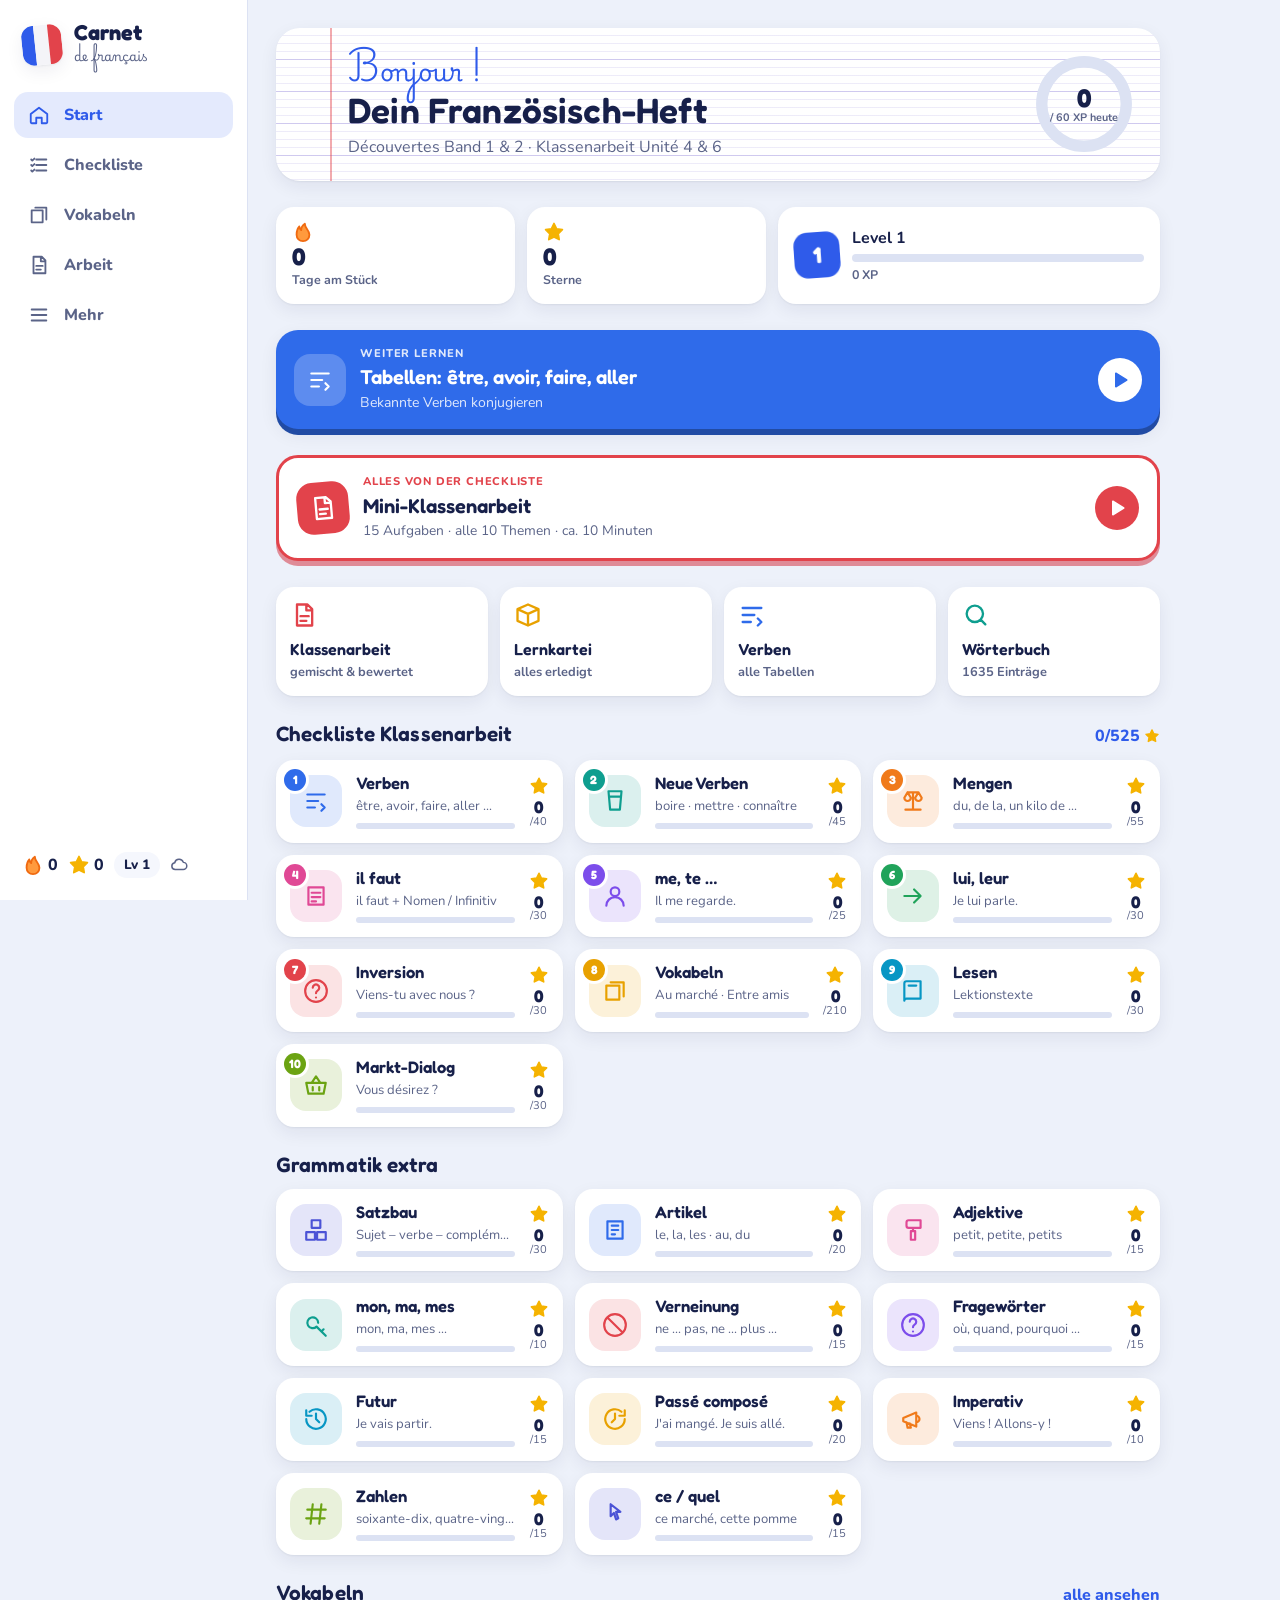
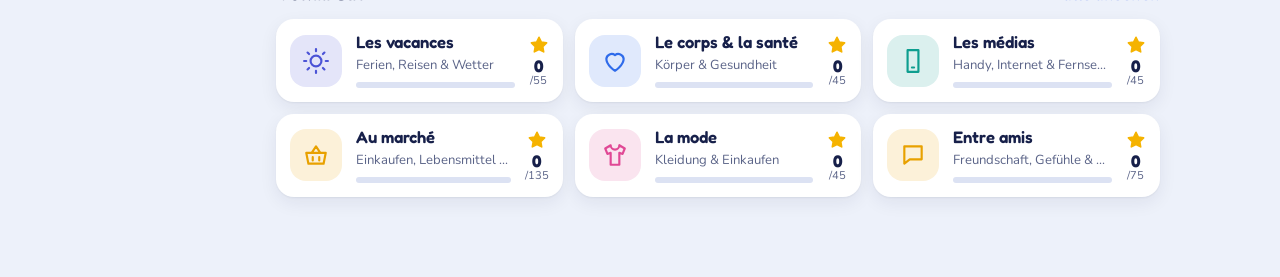
<file: index.html>
<!doctype html>
<html lang="de">
<head>
<meta charset="utf-8">
<meta name="viewport" content="width=device-width,initial-scale=1,viewport-fit=cover">
<meta name="description" content="Französisch lernen mit Découvertes 1–2: Lernpfad mit Sternen, Grammatik, Vokabeln und Klassenarbeit.">
<meta name="theme-color" content="#FFFFFF" media="(prefers-color-scheme: light)">
<meta name="theme-color" content="#171F38" media="(prefers-color-scheme: dark)">
<meta name="mobile-web-app-capable" content="yes">
<meta name="apple-mobile-web-app-capable" content="yes">
<meta name="apple-mobile-web-app-title" content="Carnet">
<meta name="apple-mobile-web-app-status-bar-style" content="default">
<link rel="manifest" href="manifest.webmanifest">
<link rel="icon" type="image/png" sizes="32x32" href="icons/favicon-32.png">
<link rel="apple-touch-icon" href="icons/apple-touch-icon.png">
<style>:root{padding-top:env(safe-area-inset-top,0px);padding-bottom:env(safe-area-inset-bottom,0px)}body{margin:0}img{max-width:100%}[hidden]{display:none!important}</style>
<title>Carnet de Français</title>
<link rel="preconnect" href="https://fonts.googleapis.com">
<link rel="preconnect" href="https://fonts.gstatic.com" crossorigin>
<link rel="stylesheet" href="https://fonts.googleapis.com/css2?family=Fredoka:wght@500;600;700&family=Nunito:wght@400;600;700;800&family=Playwrite+FR+Trad:wght@400&display=swap">
<link rel="stylesheet" href="style.css?v=3c474fd2a8">
<script>window.CARNET_WEB=true;</script>
</head>
<body>

<div class="app">
  <aside class="side">
    <a href="#start" class="brand"><span class="brand-mark" aria-hidden="true"><i></i><i></i><i></i></span><span><b>Carnet</b><small>de français</small></span></a>
    <nav class="nav" aria-label="Hauptnavigation">
      <a href="#start" data-k="start"><svg class="ic" viewBox="0 0 24 24"><path d="M3 11 12 4l9 7v9a1 1 0 0 1-1 1h-5v-6H9v6H4a1 1 0 0 1-1-1z"/></svg><span>Start</span></a>
      <a href="#checkliste" data-k="checkliste"><svg class="ic" viewBox="0 0 24 24"><path d="M9 6h11M9 12h11M9 18h11M3.5 6l1.2 1.2L7 5M3.5 12l1.2 1.2L7 11M3.5 18l1.2 1.2L7 17"/></svg><span>Checkliste</span></a>
      <a href="#vokabeln" data-k="vokabeln"><svg class="ic" viewBox="0 0 24 24"><path d="M4 7h12v13H4zM8 4h12v13"/></svg><span>Vokabeln</span></a>
      <a href="#klassenarbeit" data-k="klassenarbeit"><svg class="ic" viewBox="0 0 24 24"><path d="M6 3h9l4 4v14H6zM14 3v5h5M9 13h7M9 17h5"/></svg><span>Arbeit</span></a>
      <a href="#mehr" data-k="mehr"><svg class="ic" viewBox="0 0 24 24"><path d="M4 6h16M4 12h16M4 18h16"/></svg><span>Mehr</span></a>
    </nav>
    <div class="topstats" id="topstats"></div>
  </aside>
  <main id="main" class="main" tabindex="-1"></main>
</div>

<div id="player" class="player" hidden role="dialog" aria-modal="true" aria-labelledby="pl-title">
  <div class="pl-top">
    <button type="button" class="iconbtn" id="pl-close" aria-label="Aufgabe schließen"><svg class="ic" viewBox="0 0 24 24"><path d="M6 6l12 12M18 6 6 18"/></svg></button>
    <div class="pl-prog"><div class="pl-t"><b id="pl-title"></b><span id="pl-count"></span></div><div class="pl-track"><i id="pl-bar"></i></div></div>
  </div>
  <div class="pl-body" id="pl-body"></div>
  <div class="pl-foot"><div class="pl-btns"><button type="button" class="btn ghost" id="pl-idk">Weiß ich nicht</button><button type="button" class="btn good-b" id="pl-check" disabled>Prüfen</button></div></div>
  <div id="pl-feedback" class="feedback" aria-live="polite"></div>
</div>

<div id="sheet" class="sheet" hidden><div class="sheet-card"><button type="button" class="iconbtn sheet-x" aria-label="Schließen"><svg class="ic" viewBox="0 0 24 24"><path d="M6 6l12 12M18 6 6 18"/></svg></button><div id="sheet-body"></div></div></div>
<div id="pop" class="pop" hidden role="dialog" aria-label="Übersetzung"></div>
<div id="accents" class="accents" hidden aria-label="Akzente"></div>

<script src="js/vocab.js?v=3314deeb7c"></script>
<script src="js/verbs.js?v=5eafbc151e"></script>
<script src="js/courses.js?v=f7a291155d"></script>
<script src="js/texts.js?v=cb75e98a2b"></script>
<script src="js/app.js?v=91b391f864"></script>
<script>if('serviceWorker' in navigator){addEventListener('load',function(){navigator.serviceWorker.register('sw.js').catch(function(){});});}</script>
</body>
</html>
</file>
<file: style.css>
/* Layout: Seitenleiste (Desktop) bzw. Navigationsleiste unten (Handy) + Lernpfad-Ansichten.
   Idee: französisches Schulheft (Seyès-Lineatur, Tinte, rote Randlinie) trifft verspielte Lern-App. */
:root {
  --bg: #EDF1FA; --surface: #FFFFFF; --surface-2: #F5F7FD; --ink: #17204A; --muted: #5B6488; --line: #DCE2F3;
  --accent: #2F5BEA; --accent-ink: #FFFFFF; --good: #17A058; --good-2: #DFF5E8; --bad: #E2434B; --bad-2: #FDE6E7; --half: #D98A00; --half-2: #FFF1D6;
  --gold: #F5B301; --seyes: rgba(120, 104, 210, .13); --seyes-2: rgba(120, 104, 210, .26); --marge: rgba(226, 67, 75, .45);
  --shadow: 0 1px 2px rgba(23, 32, 74, .06), 0 6px 18px rgba(23, 32, 74, .07);
  --c-blue: #2F6BEA; --c-teal: #0E9E8F; --c-orange: #F07A1A; --c-pink: #E04895; --c-violet: #7C4DEB; --c-green: #20A35A;
  --c-red: #E2434B; --c-amber: #E8A100; --c-cyan: #0796C4; --c-lime: #6BA312; --c-indigo: #4B53D6;
  --f-display: "Fredoka", "Nunito", ui-rounded, system-ui, sans-serif;
  --f-body: "Nunito", ui-rounded, system-ui, -apple-system, "Segoe UI", sans-serif;
  --f-hand: "Playwrite FR Trad", "Segoe Script", cursive;
  --r: 18px; --r-sm: 12px;
}
@media (prefers-color-scheme: dark) { :root:not([data-theme="light"]) {
  --bg: #0E1326; --surface: #171F38; --surface-2: #1D2645; --ink: #E8ECFA; --muted: #9AA3C7; --line: #2A3458;
  --accent: #7D9BFF; --accent-ink: #0E1326; --good: #3BCB7E; --good-2: #133827; --bad: #FF6E75; --bad-2: #3E1A22; --half: #FFB938; --half-2: #3A2C10;
  --gold: #FFC93D; --seyes: rgba(160, 150, 255, .07); --seyes-2: rgba(160, 150, 255, .14); --marge: rgba(255, 110, 117, .35);
  --shadow: 0 1px 2px rgba(0, 0, 0, .3), 0 8px 24px rgba(0, 0, 0, .25);
  --c-blue: #5B8DFF; --c-teal: #2CC4B3; --c-orange: #FF9A45; --c-pink: #FF6BB0; --c-violet: #A07CFF; --c-green: #3BCB7E;
  --c-red: #FF6E75; --c-amber: #FFC23D; --c-cyan: #36BDEA; --c-lime: #9AD43A; --c-indigo: #7E86FF; color-scheme: dark; } }
:root[data-theme="dark"] {
  --bg: #0E1326; --surface: #171F38; --surface-2: #1D2645; --ink: #E8ECFA; --muted: #9AA3C7; --line: #2A3458;
  --accent: #7D9BFF; --accent-ink: #0E1326; --good: #3BCB7E; --good-2: #133827; --bad: #FF6E75; --bad-2: #3E1A22; --half: #FFB938; --half-2: #3A2C10;
  --gold: #FFC93D; --seyes: rgba(160, 150, 255, .07); --seyes-2: rgba(160, 150, 255, .14); --marge: rgba(255, 110, 117, .35);
  --shadow: 0 1px 2px rgba(0, 0, 0, .3), 0 8px 24px rgba(0, 0, 0, .25);
  --c-blue: #5B8DFF; --c-teal: #2CC4B3; --c-orange: #FF9A45; --c-pink: #FF6BB0; --c-violet: #A07CFF; --c-green: #3BCB7E;
  --c-red: #FF6E75; --c-amber: #FFC23D; --c-cyan: #36BDEA; --c-lime: #9AD43A; --c-indigo: #7E86FF; color-scheme: dark; }

* { box-sizing: border-box; }
html, body { height: 100%; }
body { background: var(--bg); color: var(--ink); font-family: var(--f-body); font-size: 16px; line-height: 1.5; -webkit-font-smoothing: antialiased; touch-action: manipulation; }
body.noscroll { overflow: hidden; }
h1, h2, h3, h4, h5 { font-family: var(--f-display); font-weight: 600; line-height: 1.15; margin: 0; text-wrap: balance; letter-spacing: .005em; }
p { margin: 0; }
a { color: var(--accent); text-decoration: none; }
button { font: inherit; color: inherit; cursor: pointer; border: 0; background: none; -webkit-tap-highlight-color: transparent; }
:focus-visible { outline: 3px solid var(--accent); outline-offset: 2px; border-radius: 8px; }
.ic { width: 22px; height: 22px; fill: none; stroke: currentColor; stroke-width: 2; stroke-linecap: round; stroke-linejoin: round; flex: none; }
.ic.sm { width: 16px; height: 16px; vertical-align: -3px; }
.ic.gold, .gold { color: var(--gold); }
.ic.gold path { fill: var(--gold); stroke: var(--gold); }
.ic.fl { color: #FF7A1A; } .ic.fl path { fill: #FF9A3D; stroke: #F06A10; }
.ic.down { transform: rotate(180deg); } .ic.side { transform: rotate(-90deg); }
.muted { color: var(--muted); } .small { font-size: .88rem; } .center { text-align: center; }
.hand { font-family: var(--f-hand); font-weight: 400; }
.fr { cursor: text; }
.num { font-style: normal; font-family: var(--f-display); font-weight: 700; }
[hidden] { display: none !important; }

/* ───── Rahmen ───── */
.app { display: grid; grid-template-columns: 248px minmax(0, 1fr); min-height: 100%; }
.side { position: sticky; top: 0; height: 100vh; padding: 22px 14px; display: flex; flex-direction: column; gap: 24px; border-right: 1px solid var(--line); background: var(--surface); }
.brand { display: flex; align-items: center; gap: 12px; color: var(--ink); padding: 0 8px; }
.brand b { font-family: var(--f-display); font-size: 1.35rem; display: block; line-height: 1; }
.brand small { font-family: var(--f-hand); color: var(--muted); font-size: .78rem; }
.brand-mark { width: 40px; height: 40px; border-radius: 12px; overflow: hidden; display: flex; box-shadow: var(--shadow); transform: rotate(-6deg); }
.brand-mark i { flex: 1; } .brand-mark i:nth-child(1) { background: #2F5BEA; } .brand-mark i:nth-child(2) { background: #F4F4F8; } .brand-mark i:nth-child(3) { background: #E2434B; }
.nav { display: flex; flex-direction: column; gap: 4px; }
.nav a { display: flex; align-items: center; gap: 14px; padding: 11px 14px; border-radius: 14px; color: var(--muted); font-weight: 800; transition: background .2s, color .2s, transform .15s; }
.nav a:hover { background: var(--surface-2); color: var(--ink); }
.nav a.on { background: color-mix(in srgb, var(--accent) 13%, transparent); color: var(--accent); }
.nav a:active { transform: scale(.97); }
.topstats { margin-top: auto; display: flex; gap: 10px; flex-wrap: wrap; padding: 0 8px; font-weight: 800; font-variant-numeric: tabular-nums; }
.topstats span { display: inline-flex; align-items: center; gap: 4px; }
.tlv { background: var(--surface-2); border-radius: 99px; padding: 2px 10px; font-size: .85rem; }
.main { padding-block: 28px 80px; padding-left: max(28px, env(safe-area-inset-left, 0px)); padding-right: max(28px, env(safe-area-inset-right, 0px)); max-width: 940px; width: 100%; outline: none; display: flex; flex-direction: column; gap: 26px; }

@media (max-width: 760px) {
  .app { grid-template-columns: minmax(0, 1fr); }
  .side { position: sticky; top: env(safe-area-inset-top, 0px); z-index: 20; height: auto; flex-direction: row; align-items: center; justify-content: space-between; padding-block: 10px; padding-left: max(16px, env(safe-area-inset-left, 0px)); padding-right: max(16px, env(safe-area-inset-right, 0px)); border-right: 0; border-bottom: 1px solid var(--line); background: var(--surface); gap: 10px; }
  body::before { content: ""; position: fixed; inset: 0 0 auto; height: env(safe-area-inset-top, 0px); z-index: 30; background: var(--surface); }
  .brand-mark { width: 32px; height: 32px; border-radius: 10px; } .brand b { font-size: 1.15rem; }
  .topstats { margin: 0; font-size: .92rem; gap: 8px; padding: 0; }
  .nav { position: fixed; z-index: 25; left: 0; right: 0; bottom: 0; flex-direction: row; justify-content: space-around; gap: 0; background: var(--surface); border-top: 1px solid var(--line); padding: 6px max(8px, env(safe-area-inset-right, 0px)) calc(6px + env(safe-area-inset-bottom, 0px)) max(8px, env(safe-area-inset-left, 0px)); }
  .nav a { flex-direction: column; gap: 2px; padding: 6px 4px; font-size: .7rem; flex: 1; text-align: center; border-radius: 12px; }
  .nav a.on { background: transparent; }
  .nav a.on .ic { transform: translateY(-2px) scale(1.1); }
  .main { padding-block: 18px 110px; padding-left: max(16px, env(safe-area-inset-left, 0px)); padding-right: max(16px, env(safe-area-inset-right, 0px)); gap: 22px; }
}

/* ───── Animation beim Laden ───── */
.enter { animation: rise .5s cubic-bezier(.2, .8, .2, 1) both; animation-delay: calc(var(--i, 0) * 60ms); }
@keyframes rise { from { opacity: .001; transform: translateY(14px); } to { opacity: 1; transform: none; } }
@media (prefers-reduced-motion: reduce) { *, *::before, *::after { animation-duration: .01ms !important; animation-delay: 0ms !important; transition-duration: .01ms !important; } }

/* ───── Kopfzeilen ───── */
.vh { display: flex; gap: 14px; align-items: flex-start; }
.vh h1 { font-size: clamp(1.6rem, 4vw, 2.1rem); }
.vh p { color: var(--muted); margin-top: 6px; max-width: 62ch; }
.backbtn { display: grid; place-items: center; width: 42px; height: 42px; border-radius: 14px; background: var(--surface); color: var(--ink); box-shadow: var(--shadow); flex: none; }
.sec-h { display: flex; align-items: baseline; justify-content: space-between; gap: 12px; margin-bottom: 12px; }
.sec-h h2 { font-size: 1.3rem; }
.link { font-weight: 800; display: inline-flex; align-items: center; gap: 4px; }

/* ───── Start ───── */
.hero { display: flex; gap: 20px; align-items: center; justify-content: space-between; background: var(--surface); border-radius: 24px; padding: 22px 24px; box-shadow: var(--shadow); position: relative; overflow: hidden;
  background-image: linear-gradient(90deg, transparent 54px, var(--marge) 54px, var(--marge) 56px, transparent 56px), repeating-linear-gradient(180deg, transparent 0 31px, var(--seyes-2) 31px 32px), repeating-linear-gradient(180deg, transparent 0 7px, var(--seyes) 7px 8px); }
.hero-l { padding-left: 48px; min-width: 0; }
.hello { font-size: 1.5rem; color: var(--accent); line-height: 1.6; }
.hero h1 { font-size: clamp(1.5rem, 4.4vw, 2.2rem); margin: 2px 0 4px; }
.countdown { margin-top: 10px; display: inline-flex; gap: 8px; align-items: center; background: color-mix(in srgb, var(--c-red) 12%, var(--surface)); color: var(--c-red); padding: 6px 12px; border-radius: 99px; font-weight: 700; font-size: .92rem; }
.goal { position: relative; width: 104px; height: 104px; flex: none; }
.ring { width: 100%; height: 100%; transform: rotate(-90deg); }
.ring circle { fill: none; stroke-width: 7; }
.ring-bg { stroke: var(--line); } .ring-fg { stroke: var(--good); stroke-linecap: round; transition: stroke-dashoffset 1s cubic-bezier(.2, .8, .2, 1); }
.goal-tx { position: absolute; inset: 0; display: grid; place-content: center; text-align: center; line-height: 1.05; }
.goal-tx b { font-family: var(--f-display); font-size: 1.6rem; } .goal-tx small { font-size: .68rem; color: var(--muted); font-weight: 700; }
@media (max-width: 560px) { .hero { padding: 18px; } .hero-l { padding-left: 34px; } .hero { background-image: linear-gradient(90deg, transparent 30px, var(--marge) 30px, var(--marge) 32px, transparent 32px), repeating-linear-gradient(180deg, transparent 0 31px, var(--seyes-2) 31px 32px), repeating-linear-gradient(180deg, transparent 0 7px, var(--seyes) 7px 8px); } .goal { width: 84px; height: 84px; } .goal-tx b { font-size: 1.3rem; } }
.statrow { display: grid; grid-template-columns: 1fr 1fr 1.6fr; gap: 12px; }
.stat { background: var(--surface); border-radius: var(--r); padding: 14px 16px; box-shadow: var(--shadow); display: flex; flex-direction: column; gap: 2px; font-variant-numeric: tabular-nums; }
.stat > b { font-family: var(--f-display); font-size: 1.5rem; line-height: 1; } .stat small { color: var(--muted); font-weight: 700; font-size: .78rem; }
.stat.lvl { flex-direction: row; align-items: center; gap: 12px; }
.stat.lvl > div { flex: 1; display: flex; flex-direction: column; gap: 4px; min-width: 0; }
.lvl-n { width: 46px; height: 46px; border-radius: 14px; display: grid; place-items: center; background: var(--accent); color: var(--accent-ink); font-family: var(--f-display); font-size: 1.4rem; font-weight: 700; transform: rotate(-4deg); }
.lvlbar, .tile-bar { display: block; height: 8px; border-radius: 99px; background: var(--line); overflow: hidden; }
.lvlbar i, .tile-bar i { display: block; height: 100%; border-radius: inherit; background: var(--accent); transition: width .8s cubic-bezier(.2, .8, .2, 1); }
@media (max-width: 560px) { .statrow { grid-template-columns: 1fr 1fr; } .stat.lvl { grid-column: 1 / -1; } }
.continue { display: flex; align-items: center; gap: 14px; width: 100%; text-align: left; padding: 16px 18px; border-radius: 22px; background: var(--cc); color: #fff; box-shadow: 0 6px 0 color-mix(in srgb, var(--cc) 70%, #000), var(--shadow); transition: transform .12s, box-shadow .12s; }
.continue:active { transform: translateY(4px); box-shadow: 0 2px 0 color-mix(in srgb, var(--cc) 70%, #000); }
.continue > span:nth-child(2) { flex: 1; display: flex; flex-direction: column; min-width: 0; }
.continue small { font-weight: 800; opacity: .85; text-transform: uppercase; letter-spacing: .08em; font-size: .7rem; }
.continue b { font-family: var(--f-display); font-size: 1.25rem; font-weight: 600; }
.continue .muted { color: rgba(255, 255, 255, .85); }
.continue .tile-ic { background: rgba(255, 255, 255, .22); color: #fff; }
.playic { width: 44px; height: 44px; padding: 12px; background: #fff; color: var(--cc); border-radius: 50%; }
.playic path { fill: currentColor; }
.quick { display: grid; grid-template-columns: repeat(4, minmax(0, 1fr)); gap: 12px; }
.qa { background: var(--surface); border-radius: var(--r); padding: 14px; box-shadow: var(--shadow); color: var(--ink); display: flex; flex-direction: column; gap: 2px; transition: transform .15s; }
.qa:hover { transform: translateY(-3px); }
.qa .ic { color: var(--cc); width: 28px; height: 28px; margin-bottom: 6px; }
.qa b { font-family: var(--f-display); font-weight: 600; } .qa small { color: var(--muted); font-size: .8rem; font-weight: 700; }
@media (max-width: 640px) { .quick { grid-template-columns: 1fr 1fr; } }

/* Kacheln */
.tiles { display: grid; grid-template-columns: repeat(auto-fill, minmax(260px, 1fr)); gap: 12px; }
.tile { display: flex; align-items: center; gap: 14px; padding: 14px; border-radius: var(--r); background: var(--surface); box-shadow: var(--shadow); color: var(--ink); transition: transform .18s cubic-bezier(.2, .8, .2, 1), box-shadow .18s; min-width: 0; }
.tile:hover { transform: translateY(-3px); box-shadow: 0 2px 4px rgba(0, 0, 0, .05), 0 14px 28px color-mix(in srgb, var(--cc) 22%, transparent); }
.tile:active { transform: scale(.98); }
.tile-ic { position: relative; width: 52px; height: 52px; flex: none; border-radius: 16px; display: grid; place-items: center; background: color-mix(in srgb, var(--cc) 15%, var(--surface)); color: var(--cc); }
.tile-ic .ic { width: 26px; height: 26px; }
.tile-ic .num { position: absolute; top: -6px; left: -6px; width: 22px; height: 22px; border-radius: 50%; background: var(--cc); color: #fff; font-size: .75rem; display: grid; place-items: center; box-shadow: 0 0 0 3px var(--surface); }
.tile-ic.big { width: 64px; height: 64px; border-radius: 20px; } .tile-ic.big .ic { width: 32px; height: 32px; }
.tile-tx { flex: 1; min-width: 0; display: flex; flex-direction: column; gap: 3px; }
.tile-tx b { font-family: var(--f-display); font-weight: 600; font-size: 1.04rem; line-height: 1.2; }
.tile-tx small { color: var(--muted); font-size: .82rem; white-space: nowrap; overflow: hidden; text-overflow: ellipsis; }
.tile .tile-bar { height: 6px; margin-top: 3px; } .tile .tile-bar i { background: var(--cc); }
.tile-st { display: flex; flex-direction: column; align-items: center; line-height: 1; font-variant-numeric: tabular-nums; }
.tile-st .ic { width: 20px; height: 20px; color: var(--gold); } .tile-st .ic path { fill: var(--gold); stroke: var(--gold); }
.tile-st b { font-family: var(--f-display); font-size: 1.05rem; margin-top: 3px; } .tile-st small { color: var(--muted); font-size: .7rem; }

/* ───── Checkliste ───── */
.cl { background: var(--surface); border-radius: 20px; box-shadow: var(--shadow); overflow: hidden; }
.cl-head, .cl-row { display: grid; grid-template-columns: minmax(0, 1fr) repeat(3, 58px); align-items: center; }
.cl-head { padding: 12px 14px; font-weight: 800; border-bottom: 2px solid var(--line); font-family: var(--f-display); }
.cl-th { display: grid; place-items: center; }
.cl-row { padding: 10px 14px; border-bottom: 1px solid var(--line); }
.cl-row:last-child { border-bottom: 0; }
.cl-t { display: flex; gap: 12px; align-items: flex-start; color: var(--ink); min-width: 0; }
.cl-t .num { width: 28px; height: 28px; border-radius: 9px; background: color-mix(in srgb, var(--cc) 16%, var(--surface)); color: var(--cc); display: grid; place-items: center; flex: none; }
.cl-t > span { display: flex; flex-direction: column; gap: 3px; min-width: 0; }
.cl-t b { font-weight: 700; line-height: 1.3; } .cl-t small { color: var(--muted); font-size: .78rem; }
.cl-t .tile-bar { height: 5px; } .cl-t .tile-bar i { background: var(--cc); }
.as { font-style: normal; font-weight: 800; } .as0 { color: var(--bad); } .as1 { color: var(--half); } .as2 { color: var(--good); }
.cl-b { width: 44px; height: 44px; margin: auto; border-radius: 14px; display: grid; place-items: center; color: var(--muted); border: 2px solid var(--line); transition: transform .15s, background .2s, color .2s, border-color .2s; }
.cl-b:hover { border-color: var(--muted); }
.cl-b.on { transform: scale(1.08); color: #fff; }
.cl-b.on.v0 { background: var(--bad); border-color: var(--bad); } .cl-b.on.v1 { background: var(--half); border-color: var(--half); } .cl-b.on.v2 { background: var(--good); border-color: var(--good); }
@media (max-width: 560px) { .cl-head, .cl-row { grid-template-columns: minmax(0, 1fr) repeat(3, 42px); padding-inline: 10px; } .cl-b { width: 36px; height: 36px; border-radius: 11px; } .cl-b .ic { width: 18px; height: 18px; } }

/* ───── Kurs-Seite ───── */
.chead { display: flex; align-items: center; gap: 16px; }
.chead-tx { flex: 1; min-width: 0; }
.chead-tx small { color: var(--cc); font-weight: 800; text-transform: uppercase; letter-spacing: .07em; font-size: .72rem; }
.chead h1 { font-size: clamp(1.35rem, 4vw, 1.9rem); margin: 2px 0 8px; }
.chead-p { display: flex; align-items: center; gap: 10px; font-weight: 800; font-variant-numeric: tabular-nums; white-space: nowrap; }
.chead-p .tile-bar { flex: 1; max-width: 260px; } .chead-p .tile-bar i { background: var(--cc); }
@media (max-width: 560px) { .chead .backbtn { display: none; } }
.tabs { display: flex; gap: 6px; padding: 5px; background: var(--surface); border-radius: 16px; box-shadow: var(--shadow); overflow-x: auto; scrollbar-width: none; }
.tabs::-webkit-scrollbar { display: none; }
.tab { padding: 9px 16px; border-radius: 12px; font-weight: 800; color: var(--muted); white-space: nowrap; transition: background .2s, color .2s; flex: 1 0 auto; }
.tab.on { background: var(--cc, var(--accent)); color: #fff; box-shadow: 0 3px 0 color-mix(in srgb, var(--cc, var(--accent)) 70%, #000); }
.tab:not(.on):hover { background: var(--surface-2); color: var(--ink); }
.tabbody { display: flex; flex-direction: column; gap: 18px; }
.rulehint { display: flex; align-items: center; gap: 12px; padding: 12px 16px; border-radius: 16px; background: color-mix(in srgb, var(--cc) 10%, var(--surface)); border: 2px dashed color-mix(in srgb, var(--cc) 40%, transparent); text-align: left; color: var(--ink); }
.rulehint > span { flex: 1; display: flex; flex-direction: column; } .rulehint small { color: var(--muted); }
.rulehint .ic { color: var(--cc); }

/* Lernpfad */
.path { --amp: min(88px, 17vw); display: flex; flex-direction: column; align-items: center; gap: 6px; padding: 10px 0 30px; position: relative; }
.path-sec { align-self: stretch; text-align: center; font-family: var(--f-display); font-weight: 600; color: var(--muted); margin: 18px 0 4px; display: flex; align-items: center; gap: 12px; }
.path-sec::before, .path-sec::after { content: ""; flex: 1; height: 2px; background: var(--line); border-radius: 2px; }
.pnode { display: flex; flex-direction: column; align-items: center; gap: 6px; transform: translateX(calc(var(--x) * var(--amp))); width: 200px; position: relative; animation: rise .45s cubic-bezier(.2, .8, .2, 1) both; animation-delay: calc(var(--i) * 35ms); }
.pnode + .pnode::before { content: ""; position: absolute; top: -12px; left: 50%; width: 4px; height: 14px; border-radius: 2px; background: var(--line); transform: translateX(-50%); }
.pbtn { position: relative; width: 74px; height: 70px; border-radius: 50%; display: grid; place-items: center; background: var(--surface-2); color: var(--muted); border: 3px solid var(--line); box-shadow: 0 6px 0 var(--line); transition: transform .12s, box-shadow .12s; }
.pbtn .ic { width: 30px; height: 30px; }
.pbtn:hover { transform: translateY(-2px); }
.pbtn:active { transform: translateY(5px); box-shadow: 0 1px 0 var(--line); }
.pnode.done .pbtn { background: var(--cc); color: #fff; border-color: color-mix(in srgb, var(--cc) 80%, #000); box-shadow: 0 6px 0 color-mix(in srgb, var(--cc) 65%, #000); }
.pnode.done .pbtn:active { box-shadow: 0 1px 0 color-mix(in srgb, var(--cc) 65%, #000); }
.pnode.next .pbtn { background: var(--surface); color: var(--cc); border-color: var(--cc); box-shadow: 0 6px 0 color-mix(in srgb, var(--cc) 55%, var(--line)); }
.pnode.next .pbtn::after { content: ""; position: absolute; inset: -10px; border-radius: 50%; border: 3px solid var(--cc); opacity: .5; animation: pulse 1.8s ease-out infinite; }
.pnode.boss .pbtn { width: 86px; height: 82px; border-radius: 28px; }
@keyframes pulse { from { transform: scale(.92); opacity: .6; } to { transform: scale(1.25); opacity: 0; } }
.pstart { position: absolute; top: -34px; left: 50%; transform: translateX(-50%); background: var(--cc); color: #fff; font-weight: 800; font-size: .78rem; padding: 3px 12px; border-radius: 10px; white-space: nowrap; animation: bob 1.6s ease-in-out infinite; }
.pstart::after { content: ""; position: absolute; bottom: -5px; left: 50%; margin-left: -6px; border: 6px solid transparent; border-bottom: 0; border-top-color: var(--cc); }
@keyframes bob { 50% { transform: translate(-50%, -4px); } }
.plabel { text-align: center; display: flex; flex-direction: column; align-items: center; gap: 2px; margin-bottom: 12px; }
.plabel b { font-size: .88rem; line-height: 1.25; } .plabel small { color: var(--muted); font-size: .74rem; }
.stars { display: inline-flex; gap: 2px; }
.stars svg { width: 18px; height: 18px; fill: var(--line); }
.stars svg.on { fill: var(--gold); }
.stars.sm svg { width: 14px; height: 14px; }

/* Regeln */
.rules { display: flex; flex-direction: column; gap: 12px; }
.rcard { background: var(--surface); border-radius: var(--r); box-shadow: var(--shadow); overflow: hidden; }
.rcard summary { list-style: none; display: flex; align-items: center; gap: 12px; padding: 14px 16px; cursor: pointer; font-family: var(--f-display); font-size: 1.1rem; }
.rcard summary::-webkit-details-marker { display: none; }
.rcard summary b { flex: 1; font-weight: 600; }
.rnum { width: 30px; height: 30px; border-radius: 10px; background: var(--cc); color: #fff; display: grid; place-items: center; font-style: normal; font-weight: 700; flex: none; }
.chev { transform: rotate(-90deg); transition: transform .25s; color: var(--muted); }
.rcard[open] .chev { transform: rotate(90deg); }
.rcard[open] .rule { animation: rise .35s both; }
.rule { padding: 2px 18px 18px; display: flex; flex-direction: column; gap: 12px; max-width: 72ch; }
.rule p { line-height: 1.6; }
.rule b { color: var(--ink); }
.rule s { color: var(--bad); }
.tbl { border-collapse: collapse; width: 100%; font-size: .95rem; background: var(--surface-2); border-radius: 12px; overflow: hidden; display: block; overflow-x: auto; }
.tbl tbody { display: table; width: 100%; }
.tbl th, .tbl td { padding: 8px 12px; text-align: left; border-bottom: 1px solid var(--line); vertical-align: top; }
.tbl th { font-family: var(--f-display); font-weight: 600; background: color-mix(in srgb, var(--cc, var(--accent)) 12%, var(--surface)); }
.tbl tr:last-child td { border-bottom: 0; }
.ex { display: flex; flex-direction: column; gap: 8px; }
.exi { display: grid; grid-template-columns: auto auto; justify-content: start; align-items: center; column-gap: 6px; padding: 8px 12px; border-left: 4px solid var(--cc, var(--accent)); background: var(--surface-2); border-radius: 0 12px 12px 0; }
.exi .fr { font-weight: 800; color: var(--accent); }
.exde { grid-column: 1 / -1; color: var(--muted); font-size: .9rem; }
.note, .warn { padding: 12px 14px; border-radius: 12px; line-height: 1.55; }
.note { background: color-mix(in srgb, var(--accent) 10%, var(--surface)); }
.warn { background: var(--half-2); }
.note .exi, .warn .exi { background: transparent; border: 0; padding: 4px 0; }
.formula { font-family: var(--f-display); font-size: 1.15rem; text-align: center; padding: 12px; border-radius: 12px; border: 2px dashed var(--line); }
.list { margin: 0; padding-left: 20px; display: flex; flex-direction: column; gap: 8px; line-height: 1.55; }
.chips { line-height: 2; font-weight: 700; color: var(--accent); }
.tip-dbl { display: flex; align-items: center; gap: 8px; color: var(--muted); font-size: .88rem; }
.tip-dbl .ic { color: var(--accent); }
.verbgrid { display: grid; grid-template-columns: repeat(auto-fill, minmax(190px, 1fr)); gap: 10px; }
.vt { background: var(--surface-2); border-radius: 14px; padding: 10px 12px; border: 1px solid var(--line); }
.vt-h { display: flex; align-items: center; gap: 8px; margin-bottom: 6px; flex-wrap: wrap; }
.vt-h b { font-family: var(--f-display); font-size: 1.15rem; color: var(--accent); }
.vt-h span { color: var(--muted); font-size: .82rem; flex: 1; }
.vt-r { display: grid; grid-template-columns: 92px 1fr; padding: 2px 0; font-size: .95rem; }
.vt-p { color: var(--muted); }
.spk { display: inline-grid; place-items: center; width: 30px; height: 30px; border-radius: 10px; color: var(--accent); background: color-mix(in srgb, var(--accent) 10%, transparent); flex: none; vertical-align: middle; transition: transform .15s; }
.spk .ic { width: 17px; height: 17px; }
.spk.ping { animation: ping .5s; }
@keyframes ping { 40% { transform: scale(1.25); } }

/* Buttons */
.btn { display: inline-flex; align-items: center; justify-content: center; gap: 8px; padding: 13px 20px; border-radius: 16px; font-weight: 800; font-size: 1rem; background: var(--accent); color: var(--accent-ink); box-shadow: 0 4px 0 color-mix(in srgb, var(--accent) 65%, #000); transition: transform .1s, box-shadow .1s, filter .2s; text-align: center; }
.btn:hover { filter: brightness(1.05); }
.btn:active { transform: translateY(3px); box-shadow: 0 1px 0 color-mix(in srgb, var(--accent) 65%, #000); }
.btn:disabled { background: var(--line); color: var(--muted); box-shadow: 0 4px 0 color-mix(in srgb, var(--line) 70%, #000); cursor: not-allowed; transform: none; filter: none; }
.btn.good-b { background: var(--good); color: #fff; box-shadow: 0 4px 0 color-mix(in srgb, var(--good) 65%, #000); }
.btn.bad-b { background: var(--bad); color: #fff; box-shadow: 0 4px 0 color-mix(in srgb, var(--bad) 65%, #000); }
.btn.ghost { background: var(--surface); color: var(--ink); box-shadow: 0 0 0 2px var(--line) inset, 0 4px 0 var(--line); }
.btn.ghost:active { box-shadow: 0 0 0 2px var(--line) inset, 0 1px 0 var(--line); }
.btn.wide { width: 100%; }
.ghost.sm { display: inline-flex; align-items: center; gap: 6px; padding: 6px 12px; border-radius: 10px; font-weight: 700; font-size: .88rem; color: var(--accent); background: color-mix(in srgb, var(--accent) 9%, transparent); }
.ghost.sm .ic { width: 17px; height: 17px; }
.iconbtn { width: 42px; height: 42px; display: grid; place-items: center; border-radius: 12px; color: var(--muted); }
.iconbtn:hover { background: var(--surface-2); color: var(--ink); }
.res-btns { display: flex; flex-wrap: wrap; gap: 10px; justify-content: center; }

/* ───── Player ───── */
.player { position: fixed; inset: 0; z-index: 50; background: var(--bg); display: flex; flex-direction: column; padding-top: env(safe-area-inset-top, 0px); animation: slideup .35s cubic-bezier(.2, .8, .2, 1); }
@keyframes slideup { from { transform: translateY(30px); opacity: .001; } }
.pl-top { display: flex; align-items: center; gap: 12px; padding: 12px max(16px, env(safe-area-inset-right, 0px)) 8px max(16px, env(safe-area-inset-left, 0px)); max-width: 760px; width: 100%; margin: 0 auto; }
.pl-prog { flex: 1; min-width: 0; display: flex; flex-direction: column; gap: 6px; }
.pl-t { display: flex; justify-content: space-between; gap: 10px; font-size: .88rem; }
.pl-t b { white-space: nowrap; overflow: hidden; text-overflow: ellipsis; } .pl-t span { color: var(--muted); font-weight: 800; font-variant-numeric: tabular-nums; }
.pl-track { height: 14px; border-radius: 99px; background: var(--line); overflow: hidden; }
.pl-track i { display: block; height: 100%; width: 0; border-radius: inherit; background: var(--cc); transition: width .5s cubic-bezier(.2, .8, .2, 1); position: relative; }
.pl-track i::after { content: ""; position: absolute; left: 8px; right: 8px; top: 3px; height: 3px; border-radius: 2px; background: rgba(255, 255, 255, .35); }
.pl-body { flex: 1; overflow-y: auto; padding: 10px max(16px, env(safe-area-inset-right, 0px)) 30px max(16px, env(safe-area-inset-left, 0px)); }
.pl-body > * { max-width: 720px; margin: 0 auto; }
.pl-foot { padding: 12px max(16px, env(safe-area-inset-right, 0px)) calc(14px + env(safe-area-inset-bottom, 0px)) max(16px, env(safe-area-inset-left, 0px)); border-top: 1px solid var(--line); background: var(--surface); }
.pl-btns { max-width: 720px; margin: 0 auto; display: flex; gap: 10px; }
.pl-btns #pl-check { flex: 1; }
.pl-btns #pl-idk { flex: 0 1 auto; color: var(--muted); }
.vsel { font: inherit; padding: 8px 10px; border-radius: 10px; border: 2px solid var(--line); background: var(--surface-2); color: var(--ink); max-width: 100%; }
.voicehelp { width: 100%; }
.qcard { background: var(--surface); border-radius: 24px; padding: 22px 22px 24px 30px; box-shadow: var(--shadow); display: flex; flex-direction: column; gap: 16px; position: relative;
  background-image: linear-gradient(90deg, transparent 14px, var(--marge) 14px, var(--marge) 16px, transparent 16px), repeating-linear-gradient(180deg, transparent 0 31px, var(--seyes-2) 31px 32px), repeating-linear-gradient(180deg, transparent 0 7px, var(--seyes) 7px 8px); background-position: 0 0, 0 12px, 0 12px; }
.qcard.enter { animation: cardin .4s cubic-bezier(.2, .8, .2, 1) both; }
@keyframes cardin { from { opacity: .001; transform: translateX(28px) rotate(.6deg); } }
.instr { font-family: var(--f-display); font-size: 1.15rem; font-weight: 600; color: var(--cc); }
.qbody { display: flex; flex-direction: column; gap: 16px; }
.sit { display: inline-flex; align-self: flex-start; align-items: center; gap: 6px; padding: 5px 12px 5px 8px; border-radius: 99px; background: color-mix(in srgb, var(--cc) 13%, var(--surface)); color: var(--cc); font-weight: 800; font-size: .85rem; }
.sit .ic { width: 16px; height: 16px; }
.sentence { font-size: 1.3rem; line-height: 2.1; font-weight: 600; }
.sentence .blank { color: var(--cc); font-weight: 800; letter-spacing: .1em; }
.hint { color: var(--muted); font-weight: 600; }
.prompt-de { color: var(--muted); font-weight: 700; } .prompt-de.big { font-size: 1.25rem; color: var(--ink); }
.tin { font: inherit; font-weight: 800; color: var(--ink); background: var(--surface); border: 0; border-bottom: 3px solid var(--cc); border-radius: 8px 8px 4px 4px; padding: 2px 8px; outline: none; transition: background .2s, border-color .2s; min-width: 0; }
.tin:focus { background: color-mix(in srgb, var(--cc) 10%, var(--surface)); }
.gapin { font-size: 1.15rem; text-align: center; margin: 0 2px; max-width: 100%; }
.tin.big { width: 100%; font-size: 1.2rem; padding: 12px 14px; border: 2px solid var(--line); border-bottom-width: 4px; border-radius: 14px; }
.tin.big:focus { border-color: var(--cc); }
.tin.ok { background: var(--good-2); border-color: var(--good); color: var(--good); }
.tin.half { background: var(--half-2); border-color: var(--half); }
.tin.bad { background: var(--bad-2); border-color: var(--bad); color: var(--bad); text-decoration: line-through; }
.tin.popped { animation: popin .3s; }
@keyframes popin { 50% { transform: scale(1.15); } }
.corr { display: inline-block; margin-left: 4px; color: var(--good); font-weight: 800; font-size: .95rem; animation: rise .3s both; }
.chipbank { display: flex; flex-wrap: wrap; gap: 8px; }
.chip { padding: 8px 14px; border-radius: 12px; background: var(--surface); border: 2px solid var(--line); border-bottom-width: 4px; font-weight: 800; transition: transform .1s; }
.chip:active { transform: translateY(2px); border-bottom-width: 2px; }
.chip.on { border-color: var(--accent); color: var(--accent); }
.opts { display: flex; flex-direction: column; gap: 10px; }
.opts.grid2 { display: grid; grid-template-columns: 1fr 1fr; }
.opt { display: flex; align-items: center; gap: 12px; text-align: left; padding: 12px 14px; border-radius: 16px; background: var(--surface); border: 2px solid var(--line); border-bottom-width: 5px; font-weight: 700; font-size: 1.04rem; transition: transform .1s, border-color .15s, background .15s; }
.opt:hover:not(:disabled) { border-color: color-mix(in srgb, var(--cc) 50%, var(--line)); }
.opt:active:not(:disabled) { transform: translateY(2px); border-bottom-width: 3px; }
.opt .key { width: 26px; height: 26px; border-radius: 8px; border: 2px solid var(--line); display: grid; place-items: center; font-size: .75rem; color: var(--muted); flex: none; }
.opt.sel { border-color: var(--cc); background: color-mix(in srgb, var(--cc) 9%, var(--surface)); }
.opt.ok { border-color: var(--good); background: var(--good-2); color: var(--good); animation: popin .35s; }
.opt.ok .key { border-color: var(--good); }
.opt.bad { border-color: var(--bad); background: var(--bad-2); color: var(--bad); animation: shake .4s; }
.opt:disabled { cursor: default; }
@keyframes shake { 20%, 60% { transform: translateX(-6px); } 40%, 80% { transform: translateX(6px); } }
.shake { animation: shake .4s; }
.line { min-height: 64px; padding: 10px 6px; display: flex; flex-wrap: wrap; gap: 8px; align-content: flex-start; border-bottom: 3px solid var(--line); background-image: repeating-linear-gradient(180deg, transparent 0 51px, var(--line) 51px 53px); }
.line.ok { border-color: var(--good); } .line.bad { border-color: var(--bad); animation: shake .4s; }
.bank { display: flex; flex-wrap: wrap; gap: 8px; justify-content: center; padding-top: 6px; }
.tok { padding: 9px 14px; border-radius: 13px; background: var(--surface); border: 2px solid var(--line); border-bottom-width: 4px; font-weight: 800; font-size: 1.04rem; transition: transform .12s, opacity .2s; }
.tok:active { transform: translateY(2px); }
.tok.in { animation: popin .25s; border-color: color-mix(in srgb, var(--cc) 45%, var(--line)); }
.tok.used { visibility: hidden; }
.punct { align-self: center; font-weight: 800; font-size: 1.2rem; }
.wordcard { display: flex; flex-direction: column; align-items: center; gap: 6px; text-align: center; padding: 14px 6px; }
.wordcard b { font-family: var(--f-display); font-size: clamp(1.6rem, 6vw, 2.3rem); font-weight: 600; line-height: 1.15; }
.wc-l { color: var(--muted); font-weight: 700; font-size: .85rem; text-transform: uppercase; letter-spacing: .06em; }
.conjhead { display: flex; align-items: center; gap: 10px; flex-wrap: wrap; }
.conjhead b { font-family: var(--f-display); font-size: 1.7rem; color: var(--cc); }
.conjhead span:not(.pill) { color: var(--muted); }
.pill { padding: 3px 10px; border-radius: 99px; background: var(--surface-2); border: 1px solid var(--line); font-size: .78rem; font-weight: 800; color: var(--muted); }
.conjtbl { display: grid; gap: 10px; }
.cj { display: grid; grid-template-columns: 110px minmax(0, 1fr); align-items: center; gap: 8px; }
.cj-p { color: var(--muted); font-weight: 700; text-align: right; }
.cj .tin { font-size: 1.1rem; padding: 6px 10px; width: 100%; }
.cj .corr { grid-column: 2; }
.conjq .pill { display: inline-block; margin-bottom: 4px; }
.listen { display: flex; flex-direction: column; align-items: center; gap: 10px; padding: 8px; }
.bigplay { width: 96px; height: 96px; border-radius: 30px; background: var(--cc); color: #fff; display: grid; place-items: center; box-shadow: 0 6px 0 color-mix(in srgb, var(--cc) 65%, #000); transition: transform .1s; }
.bigplay .ic { width: 44px; height: 44px; }
.bigplay:active { transform: translateY(4px); box-shadow: 0 2px 0 color-mix(in srgb, var(--cc) 65%, #000); }
.match { display: grid; grid-template-columns: 1fr 1fr; gap: 10px; }
.mcol { display: flex; flex-direction: column; gap: 10px; }
.mt { padding: 12px 10px; border-radius: 14px; background: var(--surface); border: 2px solid var(--line); border-bottom-width: 4px; font-weight: 800; min-height: 54px; transition: transform .15s, opacity .4s, background .2s, border-color .2s; }
.mt.sel { border-color: var(--cc); background: color-mix(in srgb, var(--cc) 12%, var(--surface)); transform: scale(1.03); }
.mt.done { border-color: var(--good); background: var(--good-2); color: var(--good); opacity: .45; transform: scale(.96); pointer-events: none; }
.flip { perspective: 1200px; height: 260px; cursor: pointer; outline: none; }
.flip-in { position: relative; width: 100%; height: 100%; transition: transform .6s cubic-bezier(.2, .8, .2, 1); transform-style: preserve-3d; }
.flip.turned .flip-in { transform: rotateY(180deg); }
.face { position: absolute; inset: 0; backface-visibility: hidden; -webkit-backface-visibility: hidden; border-radius: 22px; display: flex; flex-direction: column; align-items: center; justify-content: center; gap: 12px; padding: 20px; text-align: center; border: 2px solid var(--line); background: var(--surface-2); }
.face b { font-family: var(--f-display); font-size: clamp(1.5rem, 6vw, 2.2rem); font-weight: 600; }
.face.back { transform: rotateY(180deg); background: color-mix(in srgb, var(--cc) 12%, var(--surface)); border-color: var(--cc); }
.cardbtns { display: grid; grid-template-columns: 1fr 1fr; gap: 10px; }
.chatline { display: flex; gap: 10px; align-items: flex-end; }
.avatar { width: 44px; height: 44px; border-radius: 50%; display: grid; place-items: center; background: var(--cc); color: #fff; flex: none; }
.bubble { position: relative; padding: 12px 14px; border-radius: 18px 18px 18px 4px; background: var(--surface-2); border: 2px solid var(--line); font-weight: 700; font-size: 1.1rem; display: flex; gap: 8px; align-items: center; }

/* Feedback */
.feedback { position: absolute; left: 0; right: 0; bottom: 0; transform: translateY(105%); transition: transform .35s cubic-bezier(.2, .8, .2, 1); z-index: 3; }
.feedback.show { transform: none; }
.fb-in { max-width: 760px; margin: 0 auto; padding: 18px max(18px, env(safe-area-inset-right, 0px)) calc(18px + env(safe-area-inset-bottom, 0px)) max(18px, env(safe-area-inset-left, 0px)); display: flex; flex-direction: column; gap: 8px; }
.feedback.good { background: var(--good-2); } .feedback.bad { background: var(--bad-2); } .feedback.half { background: var(--half-2); }
.fb-head { display: flex; align-items: center; gap: 10px; font-family: var(--f-display); font-size: 1.4rem; }
.fb-head .ic { width: 34px; height: 34px; padding: 6px; border-radius: 50%; color: #fff; stroke-width: 3; }
.good .fb-head { color: var(--good); } .good .fb-head .ic { background: var(--good); }
.bad .fb-head { color: var(--bad); } .bad .fb-head .ic { background: var(--bad); }
.half .fb-head { color: var(--half); } .half .fb-head .ic { background: var(--half); }
.fb-sol { font-size: 1.05rem; } .fb-sol > span { font-weight: 800; color: var(--muted); } .fb-sol b { color: var(--good); }
.fb-de { color: var(--muted); font-style: italic; }
.fb-ex, .fb-msg { font-size: .95rem; display: flex; gap: 6px; align-items: flex-start; }
.fb-ex .ic { width: 18px; height: 18px; color: var(--half); flex: none; margin-top: 2px; }
.fb-msg { font-weight: 800; color: var(--half); }
.fb-in .btn { margin-top: 6px; } .fb-rule { align-self: flex-start; }

/* Ergebnis */
.result { text-align: center; display: flex; flex-direction: column; align-items: center; gap: 14px; padding: 24px 6px; }
.res-stars { display: flex; gap: 8px; }
.rs-star { width: 54px; height: 54px; fill: var(--line); transform: scale(.4); animation: starpop .5s cubic-bezier(.3, 1.6, .5, 1) forwards; animation-delay: var(--d); }
.rs-star:nth-child(2), .rs-star:nth-child(4) { margin-top: -14px; } .rs-star:nth-child(3) { margin-top: -24px; width: 64px; height: 64px; }
.rs-star.on { fill: var(--gold); filter: drop-shadow(0 4px 0 color-mix(in srgb, var(--gold) 60%, #000)); }
@keyframes starpop { to { transform: scale(1); } }
.result h2 { font-size: 2rem; color: var(--cc); line-height: 1.7; }
.res-msg { color: var(--muted); font-weight: 700; }
.res-stats { display: flex; gap: 10px; flex-wrap: wrap; justify-content: center; }
.res-stats div { background: var(--surface); border-radius: 16px; padding: 10px 18px; box-shadow: var(--shadow); display: flex; flex-direction: column; min-width: 92px; }
.res-stats b { font-family: var(--f-display); font-size: 1.4rem; font-variant-numeric: tabular-nums; } .res-stats span { color: var(--muted); font-size: .8rem; font-weight: 700; }
.res-new { color: var(--good); font-weight: 800; display: flex; gap: 6px; align-items: center; } .res-old { color: var(--muted); font-size: .9rem; }
.result .res-btns { flex-direction: column; width: 100%; max-width: 360px; }

/* Lesetext */
.reading { line-height: 1.85; font-size: 1.08rem; }
.reading h3 { font-size: 1.4rem; margin-bottom: 2px; } .rd-sub { color: var(--muted); font-size: .85rem; margin-bottom: 10px; }
.rs { border-radius: 6px; transition: background .2s; }
.rs:hover { background: color-mix(in srgb, var(--accent) 9%, transparent); }
.rd-tools { display: flex; gap: 8px; flex-wrap: wrap; margin-top: 12px; }
.rd-de { margin-top: 10px; padding: 12px 14px; border-radius: 12px; background: var(--surface-2); color: var(--muted); font-size: .98rem; line-height: 1.6; }
.textblock { background: var(--surface); border-radius: var(--r); padding: 18px; box-shadow: var(--shadow); display: flex; flex-direction: column; gap: 14px; }

/* Sheet & Popover */
.sheet { position: fixed; inset: 0; z-index: 70; background: rgba(10, 14, 30, .45); display: flex; align-items: flex-end; justify-content: center; opacity: 0; transition: opacity .25s; }
.sheet.open { opacity: 1; }
.sheet-card { position: relative; background: var(--surface); width: 100%; max-width: 720px; max-height: 86vh; overflow-y: auto; border-radius: 24px 24px 0 0; padding: 22px max(18px, env(safe-area-inset-right, 0px)) calc(24px + env(safe-area-inset-bottom, 0px)) max(18px, env(safe-area-inset-left, 0px)); transform: translateY(40px); transition: transform .3s cubic-bezier(.2, .8, .2, 1); }
.sheet.open .sheet-card { transform: none; }
.sheet-card h3 { font-size: 1.3rem; margin: 0 40px 12px 0; }
.sheet-x { position: absolute; top: 12px; right: 12px; }
.pop { position: fixed; z-index: 90; width: min(320px, calc(100vw - 24px)); background: var(--surface); border-radius: 18px; box-shadow: 0 2px 6px rgba(0, 0, 0, .1), 0 18px 48px rgba(10, 14, 40, .28); padding: 12px 14px; display: flex; flex-direction: column; gap: 8px; border: 1px solid var(--line); animation: popup .22s cubic-bezier(.2, .8, .2, 1); }
@keyframes popup { from { opacity: .001; transform: translateY(6px) scale(.96); } }
.pop-h { display: flex; align-items: center; gap: 8px; }
.pop-h b { font-family: var(--f-display); font-size: 1.35rem; color: var(--accent); flex: 1; min-width: 0; overflow-wrap: anywhere; }
.pop-x { width: 30px; height: 30px; display: grid; place-items: center; color: var(--muted); border-radius: 8px; } .pop-x .ic { width: 18px; height: 18px; }
.pop-e { display: flex; flex-direction: column; } .pop-e small { color: var(--muted); }
.pop-s { border-top: 1px solid var(--line); padding-top: 8px; display: flex; flex-direction: column; gap: 2px; font-size: .92rem; }
.pop-s small { color: var(--muted); font-weight: 800; text-transform: uppercase; font-size: .68rem; letter-spacing: .07em; }
.pop-s .fr { color: var(--muted); }
.accents { z-index: 95; display: flex; flex-wrap: wrap; gap: 4px; padding: 6px; border-radius: 14px; background: var(--surface); box-shadow: 0 6px 24px rgba(0, 0, 0, .18); border: 1px solid var(--line); max-width: min(380px, calc(100vw - 16px)); }
.accents button { width: 34px; height: 36px; border-radius: 9px; background: var(--surface-2); font-weight: 800; font-size: 1.05rem; }
.accents button:active { background: var(--accent); color: var(--accent-ink); }
.toast { position: fixed; z-index: 99; left: 50%; bottom: calc(96px + env(safe-area-inset-bottom, 0px)); transform: translateX(-50%); background: var(--ink); color: var(--bg); padding: 10px 18px; border-radius: 14px; font-weight: 800; box-shadow: var(--shadow); animation: rise .3s both; max-width: calc(100vw - 32px); text-align: center; }
.toast.out { opacity: 0; transition: opacity .4s; }
.confetti { position: fixed; inset: 0; width: 100%; height: 100%; pointer-events: none; z-index: 100; }

/* Vokabeln & Listen */
.vtools { display: flex; gap: 10px; flex-wrap: wrap; }
.search { width: 100%; font: inherit; padding: 12px 16px; border-radius: 14px; border: 2px solid var(--line); background: var(--surface); color: var(--ink); outline: none; }
.search:focus { border-color: var(--accent); } .search.big { font-size: 1.15rem; }
.wl-h { font-size: 1.15rem; margin: 12px 0 8px; } .wl-h small { color: var(--muted); font-family: var(--f-body); font-size: .85rem; font-weight: 600; }
.wlist { display: flex; flex-direction: column; background: var(--surface); border-radius: var(--r); box-shadow: var(--shadow); overflow: hidden; }
.wrow { display: grid; grid-template-columns: minmax(0, 1fr) auto minmax(0, 1fr) auto; align-items: center; gap: 10px; padding: 9px 14px; border-bottom: 1px solid var(--line); }
.wrow:last-child { border-bottom: 0; }
.wrow .fr { font-weight: 800; overflow-wrap: anywhere; } .wde { color: var(--muted); overflow-wrap: anywhere; }
.box { width: 24px; height: 24px; border-radius: 7px; display: grid; place-items: center; font-size: .75rem; font-weight: 800; color: #fff; background: var(--muted); }
.box.b1 { background: var(--bad); } .box.b2 { background: var(--c-orange); } .box.b3 { background: var(--half); } .box.b4 { background: var(--c-lime); } .box.b5 { background: var(--good); }
@media (max-width: 520px) { .wrow { grid-template-columns: minmax(0, 1fr) auto auto; } .wde { grid-column: 1 / -1; grid-row: 2; font-size: .9rem; margin-top: -6px; } }
.cardstart { display: flex; flex-direction: column; gap: 16px; align-items: center; }
.fakecard { width: 100%; max-width: 420px; border-radius: 22px; padding: 28px 22px; background: var(--surface); box-shadow: 8px 8px 0 color-mix(in srgb, var(--cc, var(--accent)) 25%, transparent), var(--shadow); text-align: center; display: flex; flex-direction: column; align-items: center; gap: 6px; transform: rotate(-1.5deg); }
.fakecard .ic { width: 40px; height: 40px; color: var(--cc, var(--accent)); } .fakecard b { font-family: var(--f-display); font-size: 1.4rem; } .fakecard small { color: var(--muted); }
.boxes { display: grid; grid-template-columns: repeat(5, 1fr); gap: 10px; }
.lbox { background: var(--surface); border-radius: 16px; padding: 12px 8px; text-align: center; box-shadow: var(--shadow); display: flex; flex-direction: column; align-items: center; gap: 2px; }
.lb-bar { width: 22px; height: 80px; border-radius: 8px; background: var(--surface-2); display: flex; align-items: flex-end; overflow: hidden; margin-bottom: 6px; }
.lb-bar i { width: 100%; background: var(--c-amber); border-radius: 8px; transition: height .8s; }
.lbox b { font-family: var(--f-display); font-size: 1.3rem; } .lbox small { font-size: .72rem; font-weight: 700; }

/* Verben */
.verbview { display: grid; grid-template-columns: minmax(0, 1.2fr) minmax(0, 1fr); gap: 18px; align-items: start; }
.vsel h4 { font-size: .95rem; margin: 10px 0 8px; color: var(--muted); }
.vchips { display: flex; flex-wrap: wrap; gap: 6px; }
.vchips .chip { padding: 6px 12px; font-size: .95rem; border-bottom-width: 3px; }
.ministar { font-style: normal; color: var(--gold); font-size: .72rem; margin-left: 4px; }
.vshow { position: sticky; top: 20px; display: flex; flex-direction: column; gap: 12px; align-items: stretch; }
.vshow .vt { background: var(--surface); box-shadow: var(--shadow); padding: 16px; } .vshow .vt-h b { font-size: 1.6rem; } .vshow .vt-r { font-size: 1.1rem; padding: 4px 0; border-bottom: 1px dashed var(--line); }
@media (max-width: 760px) { .verbview { grid-template-columns: minmax(0, 1fr); } .vshow { position: static; order: -1; } }

/* Mehr & Einstellungen */
.morelist { display: flex; flex-direction: column; background: var(--surface); border-radius: var(--r); box-shadow: var(--shadow); overflow: hidden; }
.morerow { display: flex; align-items: center; gap: 14px; padding: 14px 16px; color: var(--ink); border-bottom: 1px solid var(--line); }
.morerow:last-child { border-bottom: 0; } .morerow:hover { background: var(--surface-2); }
.morerow > .ic:first-child { color: var(--accent); width: 26px; height: 26px; }
.morerow span { flex: 1; display: flex; flex-direction: column; } .morerow small { color: var(--muted); }
.chev2 { color: var(--muted); }
.settings { display: flex; flex-direction: column; gap: 12px; }
.set { background: var(--surface); border-radius: var(--r); padding: 14px 16px; box-shadow: var(--shadow); display: flex; align-items: center; justify-content: space-between; gap: 12px; flex-wrap: wrap; }
.set input[type=date] { font: inherit; padding: 8px 10px; border-radius: 10px; border: 2px solid var(--line); background: var(--surface-2); color: var(--ink); }
.set.danger #reset-confirm { width: 100%; display: flex; flex-wrap: wrap; gap: 8px; align-items: center; }
.seg { display: inline-flex; background: var(--surface-2); border-radius: 12px; padding: 3px; flex-wrap: wrap; }
.seg button { padding: 7px 14px; border-radius: 9px; font-weight: 800; color: var(--muted); }
.seg button.on { background: var(--accent); color: var(--accent-ink); }

/* Markt & Schreiben */
.writecard { gap: 14px; }
.task { display: flex; flex-direction: column; gap: 10px; line-height: 1.55; }
.shoplist { display: flex; flex-wrap: wrap; gap: 8px; padding: 12px; border-radius: 14px; background: var(--surface-2); border: 2px dashed var(--line); }
.sl-h { width: 100%; font-family: var(--f-display); font-weight: 600; }
.sl-i { display: inline-flex; align-items: center; gap: 4px; padding: 5px 10px; border-radius: 10px; background: var(--surface); font-weight: 700; font-size: .92rem; }
.sl-i .ic { width: 16px; height: 16px; color: var(--good); } .sl-i.miss { color: var(--muted); } .sl-i.miss .ic { color: var(--bad); }
.wtext { width: 100%; font: inherit; font-size: 1.05rem; line-height: 1.7; padding: 14px; border-radius: 16px; border: 2px solid var(--line); background: var(--surface); color: var(--ink); resize: vertical; outline: none; }
.wtext:focus { border-color: var(--cc, var(--accent)); }
.wlive { display: flex; justify-content: space-between; color: var(--muted); font-weight: 800; font-size: .9rem; }
.crit { list-style: none; margin: 0; padding: 0; display: flex; flex-direction: column; gap: 4px; }
.crit li { display: flex; align-items: center; gap: 8px; padding: 6px 10px; border-radius: 10px; background: var(--surface-2); color: var(--muted); font-size: .92rem; }
.crit li span { flex: 1; } .crit li .ic { width: 18px; height: 18px; color: var(--bad); }
.crit li.ok { color: var(--ink); background: var(--good-2); } .crit li.ok .ic { color: var(--good); }
.crit li.half { background: var(--half-2); color: var(--ink); } .crit li.half .ic { color: var(--half); }
.phrases summary { cursor: pointer; font-weight: 800; color: var(--accent); display: flex; align-items: center; gap: 6px; padding: 6px 0; }
.pbank { display: grid; grid-template-columns: repeat(auto-fill, minmax(280px, 1fr)); gap: 12px; }
.pb-g { background: var(--surface); border-radius: var(--r); padding: 12px; box-shadow: var(--shadow); display: flex; flex-direction: column; gap: 6px; }
.pb-g h5 { font-size: 1rem; color: var(--cc, var(--accent)); }
.pb { display: grid; grid-template-columns: auto minmax(0, 1fr) auto; gap: 2px 8px; align-items: center; }
.pb .fr { font-weight: 700; } .pb small { grid-column: 2 / -1; color: var(--muted); font-size: .82rem; }
.who { width: 24px; height: 24px; border-radius: 8px; display: grid; place-items: center; font-size: .72rem; font-weight: 800; color: #fff; grid-row: span 2; align-self: start; }
.v .who, .dl.V .who { background: var(--c-teal); } .c .who, .dl.C .who { background: var(--c-orange); }
.dialog { display: flex; flex-direction: column; gap: 8px; }
.dl { display: flex; gap: 8px; align-items: flex-start; max-width: 92%; padding: 8px 12px; border-radius: 16px; background: var(--surface-2); }
.dl .fr { flex: 1; } .dl.C { align-self: flex-end; background: color-mix(in srgb, var(--c-orange) 12%, var(--surface)); }
.wres { display: flex; flex-direction: column; gap: 10px; padding-top: 10px; border-top: 2px dashed var(--line); }
.wres h4 { font-size: 1.1rem; }

/* Klassenarbeit */
.exstart { display: grid; grid-template-columns: minmax(0, 1.2fr) minmax(0, 1fr); gap: 18px; align-items: start; }
@media (max-width: 760px) { .exstart { grid-template-columns: minmax(0, 1fr); } }
.paper-prev { background: var(--surface); border-radius: 6px 22px 22px 6px; box-shadow: var(--shadow); padding: 18px 18px 18px 46px; position: relative;
  background-image: linear-gradient(90deg, transparent 34px, var(--marge) 34px, var(--marge) 36px, transparent 36px), repeating-linear-gradient(180deg, transparent 0 31px, var(--seyes-2) 31px 32px), repeating-linear-gradient(180deg, transparent 0 7px, var(--seyes) 7px 8px); }
.pp-h { display: flex; justify-content: space-between; align-items: baseline; margin-bottom: 8px; gap: 8px; flex-wrap: wrap; }
.pp-h b { font-family: var(--f-hand); font-weight: 400; font-size: 1.15rem; line-height: 2; } .pp-h span { color: var(--muted); font-weight: 700; }
.pp-r { display: flex; align-items: center; gap: 10px; min-height: 40px; cursor: pointer; font-weight: 700; }
.pp-r input { width: 20px; height: 20px; accent-color: var(--accent); flex: none; }
.pp-r .num { width: 24px; height: 24px; border-radius: 8px; background: color-mix(in srgb, var(--cc) 16%, var(--surface)); color: var(--cc); display: grid; place-items: center; font-size: .8rem; flex: none; }
.exopts { display: flex; flex-direction: column; gap: 12px; background: var(--surface); border-radius: var(--r); padding: 18px; box-shadow: var(--shadow); }
.tog { display: flex; align-items: center; gap: 12px; font-weight: 700; cursor: pointer; }
.tog input { position: absolute; opacity: 0; width: 1px; height: 1px; }
.tog span { width: 46px; height: 28px; border-radius: 99px; background: var(--line); position: relative; transition: background .2s; flex: none; }
.tog span::after { content: ""; position: absolute; top: 3px; left: 3px; width: 22px; height: 22px; border-radius: 50%; background: #fff; box-shadow: 0 1px 3px rgba(0, 0, 0, .25); transition: transform .25s cubic-bezier(.3, 1.4, .5, 1); }
.tog input:checked + span { background: var(--good); } .tog input:checked + span::after { transform: translateX(18px); }
.tog input:focus-visible + span { outline: 3px solid var(--accent); outline-offset: 2px; }
.hist { display: flex; flex-direction: column; gap: 8px; }
.hrow { display: flex; align-items: center; gap: 14px; background: var(--surface); border-radius: 16px; padding: 10px 14px; box-shadow: var(--shadow); }
.hrow span:last-child { display: flex; flex-direction: column; } .hrow small { color: var(--muted); }
.note { --nc: var(--muted); }
.n1, .n2 { --nc: var(--good); } .n3 { --nc: var(--c-lime); } .n4 { --nc: var(--half); } .n5, .n6 { --nc: var(--bad); }
.hrow .note { width: 44px; height: 44px; border-radius: 14px; display: grid; place-items: center; background: var(--nc); color: #fff; font-family: var(--f-display); font-size: 1.4rem; padding: 0; }
.exbar { position: sticky; top: env(safe-area-inset-top, 0px); z-index: 15; display: flex; align-items: center; justify-content: space-between; gap: 10px; padding: 10px 14px; background: color-mix(in srgb, var(--surface) 94%, transparent); backdrop-filter: blur(8px); border-radius: 16px; box-shadow: var(--shadow); }
@media (max-width: 760px) { .exbar { top: calc(58px + env(safe-area-inset-top, 0px)); } }
.extimer { font-family: var(--f-display); font-size: 1.2rem; font-variant-numeric: tabular-nums; padding: 2px 10px; border-radius: 10px; background: var(--surface-2); }
.extimer.warn { background: var(--bad); color: #fff; animation: ping 1s infinite; }
.paper { background: var(--surface); border-radius: 8px 24px 24px 8px; box-shadow: var(--shadow); padding: 26px 22px 26px 50px; display: flex; flex-direction: column; gap: 28px;
  background-image: linear-gradient(90deg, transparent 34px, var(--marge) 34px, var(--marge) 36px, transparent 36px), repeating-linear-gradient(180deg, transparent 0 31px, var(--seyes-2) 31px 32px), repeating-linear-gradient(180deg, transparent 0 7px, var(--seyes) 7px 8px); }
@media (max-width: 560px) { .paper { padding: 20px 14px 20px 30px; background-image: linear-gradient(90deg, transparent 18px, var(--marge) 18px, var(--marge) 20px, transparent 20px), repeating-linear-gradient(180deg, transparent 0 31px, var(--seyes-2) 31px 32px), repeating-linear-gradient(180deg, transparent 0 7px, var(--seyes) 7px 8px); } }
.exsec { display: flex; flex-direction: column; gap: 14px; --cc: var(--accent); }
.exsec h3 { display: flex; align-items: center; gap: 10px; font-size: 1.2rem; }
.exl { width: 30px; height: 30px; border-radius: 9px; background: var(--ink); color: var(--bg); display: grid; place-items: center; font-style: normal; flex: none; }
.expts { margin-left: auto; font-size: .9rem; color: var(--muted); font-family: var(--f-body); font-weight: 800; white-space: nowrap; font-variant-numeric: tabular-nums; }
.exitem { display: grid; grid-template-columns: 30px minmax(0, 1fr) auto; gap: 10px; align-items: start; padding: 10px 0; border-bottom: 1px dashed var(--line); }
.exn { font-family: var(--f-display); color: var(--muted); padding-top: 6px; }
.exp { font-size: .8rem; color: var(--muted); font-weight: 800; padding-top: 8px; white-space: nowrap; }
.exitem.ok .exp { color: var(--good); } .exitem.bad .exp { color: var(--bad); } .exitem.half .exp { color: var(--half); }
.exbody { display: flex; flex-direction: column; gap: 10px; min-width: 0; }
.exbody .sentence { font-size: 1.12rem; line-height: 2; }
.exbody .wordcard { align-items: flex-start; padding: 0; text-align: left; } .exbody .wordcard b { font-size: 1.2rem; }
.exbody .opt { padding: 8px 12px; font-size: .98rem; border-bottom-width: 3px; }
.exbody .opts { gap: 6px; }
.exbody .tin.big { font-size: 1.05rem; padding: 8px 12px; }
.exbody .conjhead b { font-size: 1.3rem; }
.exbody .conjtbl { grid-template-columns: repeat(auto-fill, minmax(220px, 1fr)); }
.exsol { display: block; padding: 8px 12px; border-radius: 10px; background: var(--good-2); font-size: .95rem; }
.exsol .ic { width: 16px; height: 16px; color: var(--good); } .exsol b { color: var(--good); } .exsol small { color: var(--muted); display: block; }
.extext { background: var(--surface-2); border-radius: 14px; padding: 14px 16px; }
.exres { display: flex; gap: 20px; align-items: flex-start; background: var(--surface); border-radius: 22px; padding: 20px; box-shadow: var(--shadow); }
.exres > div:last-child { flex: 1; min-width: 0; display: flex; flex-direction: column; gap: 10px; }
.exres h2 { font-size: 1.6rem; }
.bignote { width: 96px; height: 110px; flex: none; border-radius: 22px; display: grid; place-items: center; font-family: var(--f-hand); font-size: 3.6rem; color: #fff; background: var(--nc); transform: rotate(-5deg); animation: stamp .6s cubic-bezier(.3, 1.6, .5, 1) both; }
@keyframes stamp { from { transform: rotate(-20deg) scale(2); opacity: .001; } }
@media (max-width: 560px) { .exres { flex-direction: column; align-items: center; text-align: center; } .exres .res-btns { justify-content: center; } }
.secbars { display: flex; flex-direction: column; gap: 6px; text-align: left; }
.sb { display: grid; grid-template-columns: minmax(0, 1.4fr) minmax(0, 1fr) 56px; gap: 10px; align-items: center; font-size: .85rem; }
.sb span:first-child { white-space: nowrap; overflow: hidden; text-overflow: ellipsis; } .sb b { text-align: right; font-variant-numeric: tabular-nums; }
@media (max-width: 420px) { .opts.grid2 { grid-template-columns: 1fr; } .cj { grid-template-columns: 80px minmax(0, 1fr); } .qcard { padding: 18px 16px 20px 24px; } .sentence { font-size: 1.15rem; } }
.tin:disabled::placeholder { color: transparent; }

/* Konto-Speicher */
.sync { display: inline-grid; place-items: center; width: 26px; height: 26px; border-radius: 8px; }
.sync .ic { width: 18px; height: 18px; }
.sync.s-cloud { color: var(--good); } .sync.s-cloud path { fill: color-mix(in srgb, var(--good) 22%, transparent); }
.sync.s-loading { color: var(--muted); animation: ping 1.2s infinite; }
.sync.s-local, .sync.s-slow { color: var(--muted); } .sync.s-error { color: var(--bad); }
.syncline { display: inline-flex; align-items: center; gap: 6px; color: var(--muted); font-weight: 700; font-size: .92rem; }
/* Mini-Klassenarbeit */
.minicard { display: flex; align-items: center; gap: 14px; width: 100%; text-align: left; padding: 16px 18px; border-radius: 22px; background: var(--surface); color: var(--ink); border: 3px solid var(--c-red); box-shadow: 0 5px 0 color-mix(in srgb, var(--c-red) 55%, var(--line)); transition: transform .12s, box-shadow .12s; --cc: var(--c-red); }
.minicard:active { transform: translateY(4px); box-shadow: 0 1px 0 color-mix(in srgb, var(--c-red) 55%, var(--line)); }
.mc-ic { width: 52px; height: 52px; border-radius: 16px; display: grid; place-items: center; background: var(--c-red); color: #fff; flex: none; transform: rotate(-5deg); }
.mc-ic .ic { width: 28px; height: 28px; }
.mc-tx { flex: 1; min-width: 0; display: flex; flex-direction: column; }
.mc-tx small { color: var(--c-red); font-weight: 800; text-transform: uppercase; letter-spacing: .07em; font-size: .7rem; }
.mc-tx b { font-family: var(--f-display); font-size: 1.25rem; font-weight: 600; } .mc-tx span { color: var(--muted); font-size: .86rem; }
.minicard .playic { background: var(--c-red); color: #fff; }
@media (max-width: 420px) { .minicard .stars { display: none; } }
.tpill { align-self: flex-start; padding: 3px 10px; border-radius: 99px; background: color-mix(in srgb, var(--cc) 14%, var(--surface)); color: var(--cc); font-weight: 800; font-size: .75rem; }
.minires { display: flex; align-items: center; gap: 14px; }
.bignote.small { width: 60px; height: 68px; font-size: 2.3rem; border-radius: 16px; }
.minibd { display: grid; grid-template-columns: repeat(auto-fill, minmax(150px, 1fr)); gap: 8px; width: 100%; }
.mb { display: flex; align-items: center; gap: 8px; padding: 8px 10px; border-radius: 12px; background: var(--surface); box-shadow: var(--shadow); color: var(--ink); font-weight: 700; font-size: .88rem; text-align: left; }
.mb span { flex: 1; min-width: 0; } .mb .ic { width: 18px; height: 18px; }
.mb .num { width: 22px; height: 22px; border-radius: 7px; display: grid; place-items: center; background: color-mix(in srgb, var(--cc) 15%, var(--surface)); color: var(--cc); font-size: .75rem; flex: none; }
.mb.ok .ic { color: var(--good); } .mb.half .ic { color: var(--half); } .mb.bad .ic { color: var(--bad); }
.mb.bad { background: var(--bad-2); } .mb.half { background: var(--half-2); }

.installcard { display: flex; align-items: center; gap: 14px; width: 100%; text-align: left; padding: 14px 16px; border-radius: var(--r); background: color-mix(in srgb, var(--accent) 10%, var(--surface)); border: 2px dashed color-mix(in srgb, var(--accent) 45%, transparent); color: var(--ink); }
.installcard > .ic:first-child { color: var(--accent); width: 28px; height: 28px; }
.installcard span { flex: 1; display: flex; flex-direction: column; } .installcard small { color: var(--muted); }
</file>
